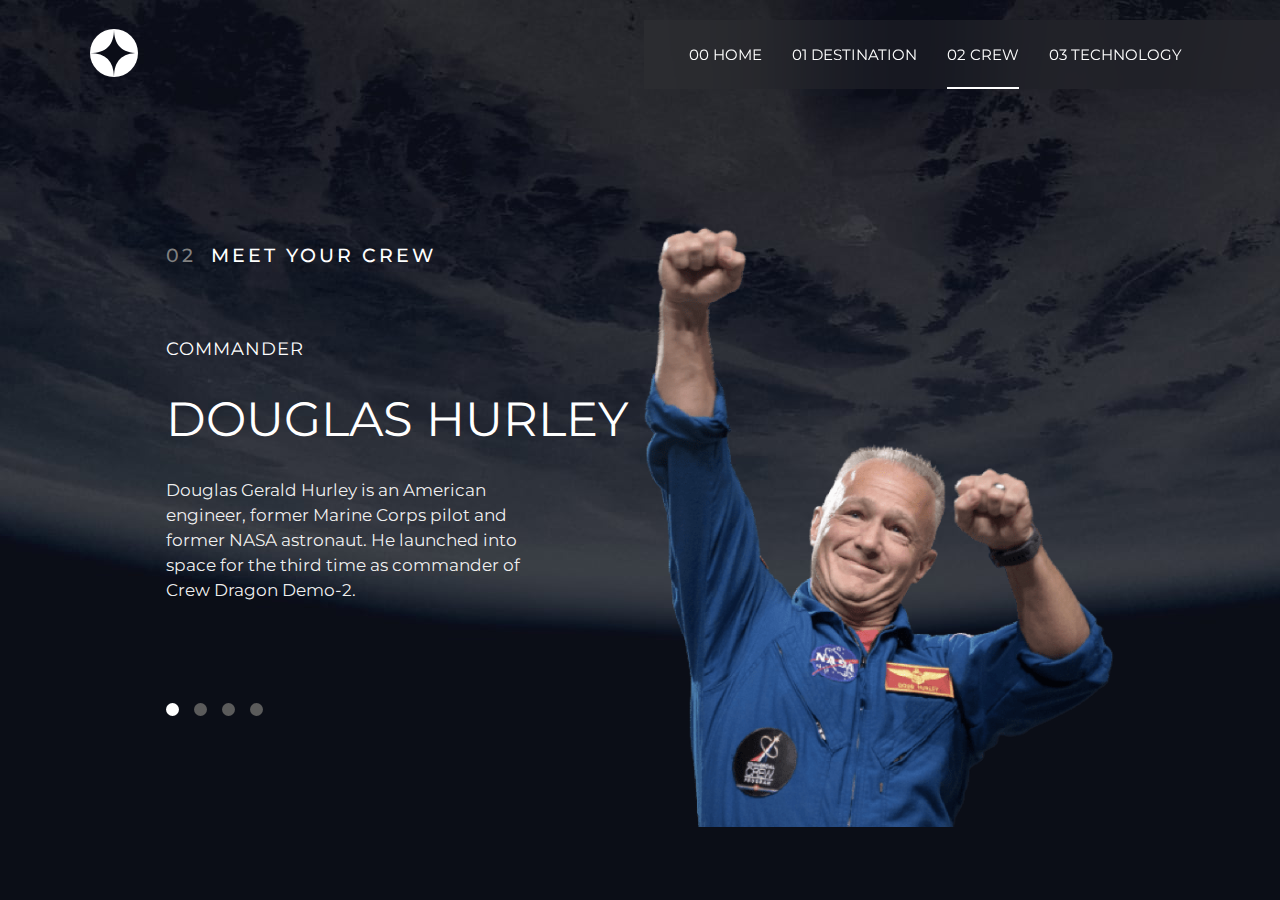
<file: space-tourism-website-main/starter-code/crew.html>
<!DOCTYPE html>
<html lang="en">
  <head>
    <meta charset="UTF-8" />
    <meta name="viewport" content="width=device-width, initial-scale=1.0" />

    <link
      rel="icon"
      type="image/png"
      sizes="32x32"
      href="./assets/favicon-32x32.png"
    />
    <link rel="stylesheet" href="../style.css" />
    <title>SPACE-CREW</title>
    <link rel="preconnect" href="https://fonts.googleapis.com" />
    <link rel="preconnect" href="https://fonts.gstatic.com" crossorigin />
    <link
      href="https://fonts.googleapis.com/css2?family=Montserrat:ital,wght@0,100..900;1,100..900&display=swap"
      rel="stylesheet"
    />
    <link
      rel="stylesheet"
      href="https://cdn.jsdelivr.net/npm/boxicons@latest/css/boxicons.min.css"
    />
  </head>
  <body>
    <div class="wrap-menu">
      <ul>
        <li class="active"><a href="index.html">00 HOME</a></li>
        <li><a href="destination.html">01 DESTINATION</a></li>
        <li><a href="crew.html">02 CREW</a></li>
        <li><a href="technology.html">03 TECHNOLOGY</a></li>
      </ul>
    </div>

    <div class="container crew">
      <!-- ------------------------------NAVBAR------------------------- -->

      <header>
        <div class="logo"><img src="assets/shared/logo.svg" alt="" /></div>
        <nav>
          <ul>
            <li><a href="index.html">00 HOME</a></li>
            <li>
              <a href="destination.html">01 DESTINATION</a>
            </li>
            <li class="active"><a href="crew.html">02 CREW</a></li>
            <li><a href="technology.html">03 TECHNOLOGY</a></li>
          </ul>
        </nav>
        <div onclick="showMenu()" class="menu"><i class="bx bx-menu"></i></div>
      </header>

      <!-- -------------------------CONTENT--------------------------- -->

      <div class="content-crew">
        <h3><span>02</span>MEET YOUR CREW</h3>
        <div class="wrap-content-crew">
          <!-- ----------------------BOX-1---------------------- -->

          <div class="box-1">
            <div class="wrap-checklist mobile">
              <div
                onclick="showPlanet('image-1', 'role-1', 'name-1', 'desc-1')"
                class="active"
              ></div>
              <div
                onclick="showPlanet('image-2', 'role-2', 'name-2', 'desc-2')"
              ></div>
              <div
                onclick="showPlanet('image-3', 'role-3', 'name-3', 'desc-3')"
              ></div>
              <div
                onclick="showPlanet('image-4', 'role-4', 'name-4', 'desc-4')"
              ></div>
            </div>

            <div class="role-crew">
              <h5 id="role-1" class="active">COMMANDER</h5>
              <h5 id="role-2">MISSION SPECIALIST</h5>
              <h5 id="role-3">PILOT</h5>
              <h5 id="role-4">FLIGHT ENGINNER</h5>
            </div>

            <div class="name-crew">
              <h2 id="name-1" class="active">DOUGLAS HURLEY</h2>
              <h2 id="name-2">MARK SHUTTLEWORTH</h2>
              <h2 id="name-3">VICTOR GLOVER</h2>
              <h2 id="name-4">ANOUSHEH ANSARI</h2>
            </div>

            <div class="desc-crew">
              <p id="desc-1" class="active">
                Douglas Gerald Hurley is an American engineer, former Marine
                Corps pilot and former NASA astronaut. He launched into space
                for the third time as commander of Crew Dragon Demo-2.
              </p>
              <p id="desc-2">
                Mark Richard Shuttleworth is the founder and CEO of Canonical,
                the company behind the Linux-based Ubuntu operating system.
                Shuttleworth became the first South African to travel to space
                as a space tourist.
              </p>
              <p id="desc-3">
                Pilot on the first operational flight of the SpaceX Crew Dragon
                to the International Space Station. Glover is a commander in the
                U.S. Navy where he pilots an F/A-18.He was a crew member of
                Expedition 64, and served as a station systems flight engineer.
              </p>
              <p id="desc-4">
                Anousheh Ansari is an Iranian American engineer and co-founder
                of Prodea Systems. Ansari was the fourth self-funded space
                tourist, the first self-funded woman to fly to the ISS, and the
                first Iranian in space.
              </p>
            </div>

            <div class="wrap-checklist">
              <div
                onclick="showPlanet('image-1', 'role-1', 'name-1', 'desc-1')"
                class="active"
              ></div>
              <div
                onclick="showPlanet('image-2', 'role-2', 'name-2', 'desc-2')"
              ></div>
              <div
                onclick="showPlanet('image-3', 'role-3', 'name-3', 'desc-3')"
              ></div>
              <div
                onclick="showPlanet('image-4', 'role-4', 'name-4', 'desc-4')"
              ></div>
            </div>
          </div>

          <!-- ----------------------BOX-2--------------------- -->

          <div class="box-2">
            <div class="wraper-image">
              <img
                id="image-1"
                class="active"
                src="assets/crew/image-douglas-hurley.png"
                alt=""
              />
              <img
                id="image-2"
                src="assets/crew/image-mark-shuttleworth.png"
                alt=""
              />
              <img
                id="image-3"
                src="assets/crew/image-victor-glover.png"
                alt=""
              />
              <img
                id="image-4"
                src="assets/crew/image-anousheh-ansari.png"
                alt=""
              />
            </div>
          </div>
        </div>
      </div>
    </div>

    <script src="../main.js"></script>
    <script>
      let wrapMenu = document.querySelector(".wrap-menu")
      let wrapDest = document.querySelector(".content-crew")

      function showMenu(){
        wrapMenu.classList.toggle("active")
        wrapDest.classList.toggle("down")

        if(window.scrollY > 0){
          wrapDest.classList.remove("down")
        }
      }
  </script>
  </body>
</html>
</file>
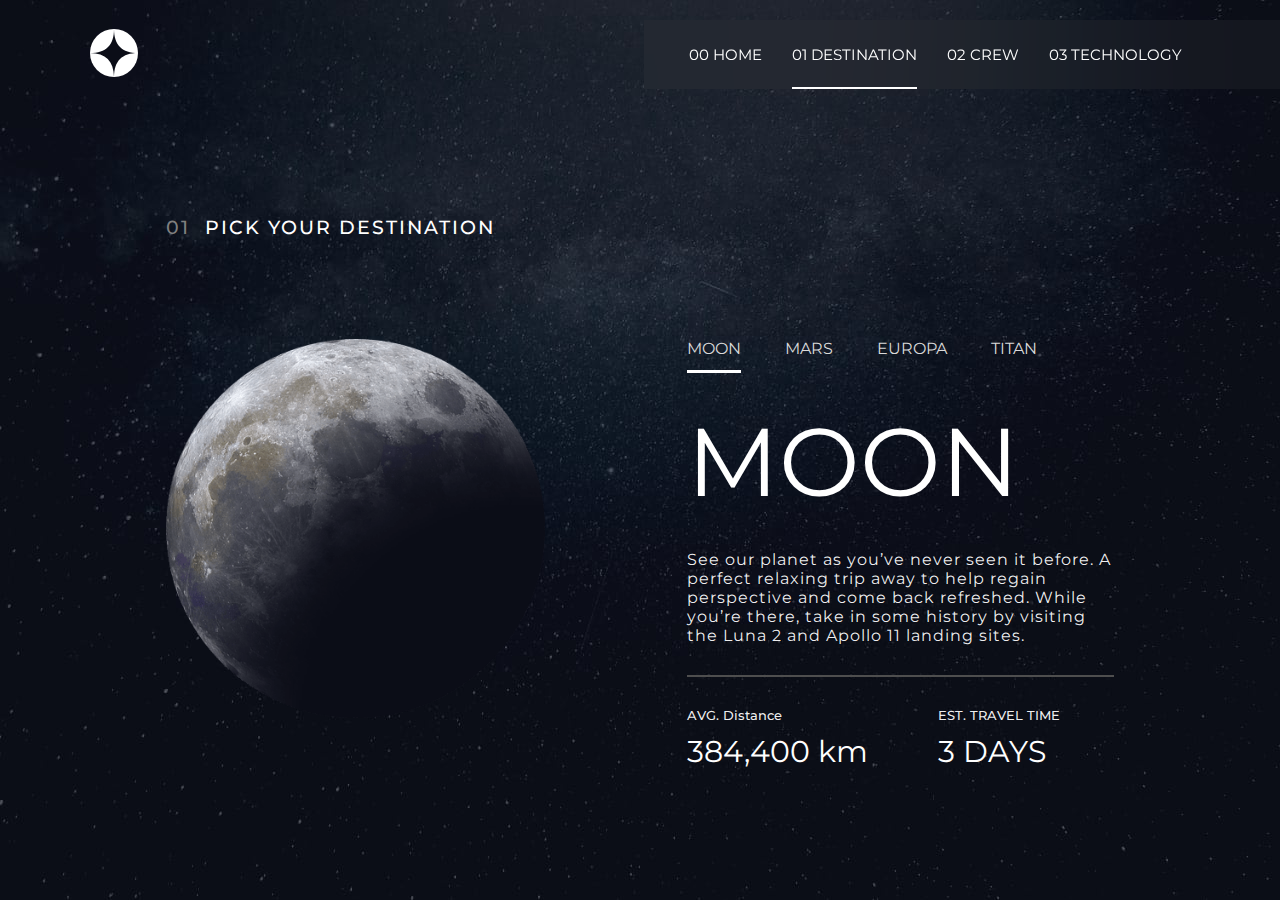
<file: space-tourism-website-main/starter-code/destination.html>
<!DOCTYPE html>
<html lang="en">
  <head>
    <meta charset="UTF-8" />
    <meta name="viewport" content="width=device-width, initial-scale=1.0" />

    <link
      rel="icon"
      type="image/png"
      sizes="32x32"
      href="./assets/favicon-32x32.png"
    />
    <link rel="stylesheet" href="../style.css" />
    <title>SPACE-DESTINATION</title>
    <link rel="preconnect" href="https://fonts.googleapis.com" />
    <link rel="preconnect" href="https://fonts.gstatic.com" crossorigin />
    <link
      href="https://fonts.googleapis.com/css2?family=Montserrat:ital,wght@0,100..900;1,100..900&display=swap"
      rel="stylesheet"
    />
    <link rel="stylesheet"
    href="https://cdn.jsdelivr.net/npm/boxicons@latest/css/boxicons.min.css">
  </head>
  <body>

    <div class="wrap-menu">
      <ul>
        <li class="active"><a href="index.html">00 HOME</a></li>
        <li><a href="destination.html">01 DESTINATION</a></li>
        <li><a href="crew.html">02 CREW</a></li>
        <li><a href="technology.html">03 TECHNOLOGY</a></li>
      </ul>
    </div>

    <div class="container destination">

      <!-- ------------------------------NAVBAR---------------------------- -->

      <header>
        <div class="logo"><img src="assets/shared/logo.svg" alt="" /></div>
        <nav>
          <ul>
            <li><a href="index.html">00 HOME</a></li>
            <li class="active">
              <a href="destination.html">01 DESTINATION</a>
            </li>
            <li><a href="crew.html">02 CREW</a></li>
            <li><a href="technology.html">03 TECHNOLOGY</a></li>
          </ul>
          <div onclick="showMenu()" class="menu"><i class='bx bx-menu'></i></div>
        </nav>
      </header>

      <!-- ----------------------------CONTENT------------------------ -->

      <div class="wraper-destination">
        <h3><span>01</span>PICK YOUR DESTINATION</h3>
        <div class="destination-content">

        <!-- ----------------------BOX-1----------------------- -->

          <div class="box-1">
            <div class="wraper-box-1">
              <img id="moonImage" class="active" src="assets/destination/image-moon.png" alt="" />
              <img id="marsImage" src="assets/destination/image-mars.png" alt="" />
              <img id="europaImage" src="assets/destination/image-europa.png" alt="" />
              <img id="titanImage" src="assets/destination/image-titan.png" alt="" />
            </div>
          </div>

        <!-- ------------------------BOX-2--------------------- -->

          <div class="box-2">
            <ul class="listPlanet">
              <li onclick="showPlanet('moonImage', 'moonHeader', 'aboutMoon', 'moonDesc')" class="active">MOON</li>
              <li onclick="showPlanet('marsImage', 'marsHeader', 'aboutMars', 'marsDesc')">MARS</li>
              <li onclick="showPlanet('europaImage', 'europaHeader', 'aboutEuropa', 'europaDesc')">EUROPA</li>
              <li onclick="showPlanet('titanImage', 'titanHeader', 'aboutTitan', 'titanDesc')">TITAN</li>
            </ul>

            <div class="container-header">
              <h1 id="moonHeader" class="active">MOON</h1>
              <h1 id="marsHeader">MARS</h1>
              <h1 id="europaHeader">EUROPA</h1>
              <h1 id="titanHeader">TITAN</h1>
            </div>

            <div class="container-about">
              <p id="aboutMoon" class="active">
                See our planet as you’ve never seen it before. A perfect relaxing
                trip away to help regain perspective and come back refreshed.
                While you’re there, take in some history by visiting the Luna 2
                and Apollo 11 landing sites.
              </p>
              <p id="aboutMars">
                Don’t forget to pack your hiking boots. You’ll need them to tackle Olympus Mons, the tallest planetary mountain in our solar system. It’s two and a half times the size of Everest!
              </p>
              <p id="aboutEuropa">
                The smallest of the four Galilean moons orbiting Jupiter, Europa is a winter lover’s dream. With an icy surface, it’s perfect for a bit of ice skating, curling, hockey, or simple relaxation in your snug wintery cabin.
              </p>
              <p id="aboutTitan">
                The only moon known to have a dense atmosphere other than Earth, Titan is a home away from home (just a few hundred degrees colder!). As a bonus, you get striking views of the Rings of Saturn.
              </p>
            </div>

            <div class="container-desc">
              <div id="moonDesc" class="desc active">
                  <div>
                      <h6>AVG. Distance</h5>
                      <h5>384,400 km</h5>
                  </div>
                  <div>
                      <h6>EST. TRAVEL TIME</h6>
                      <h5>3 DAYS</h5>
                  </div>
              </div>
              <div id="marsDesc" class="desc">
                  <div>
                      <h6>AVG. Distance</h5>
                      <h5>225 MIL. KM</h5>
                  </div>
                  <div>
                      <h6>EST. TRAVEL TIME</h6>
                      <h5>9 MONTHS</h5>
                  </div>
              </div>
              <div id="europaDesc" class="desc">
                  <div>
                      <h6>AVG. Distance</h5>
                      <h5>628 mil. km</h5>
                  </div>
                  <div>
                      <h6>EST. TRAVEL TIME</h6>
                      <h5>3 YEARS</h5>
                  </div>
              </div>
              <div id="titanDesc" class="desc">
                  <div>
                      <h6>AVG. Distance</h5>
                      <h5>1.6 bil. km</h5>
                  </div>
                  <div>
                      <h6>EST. TRAVEL TIME</h6>
                      <h5>7 YEARS</h5>
                  </div>
              </div>
            </div>

          </div>


        </div>
      </div>
    </div>


    <script src="../main.js"></script>
    <script>
        let wrapMenu = document.querySelector(".wrap-menu")
        let wrapDest = document.querySelector(".wraper-destination")

        function showMenu(){
          wrapMenu.classList.toggle("active")
          wrapDest.classList.toggle("down")

          if(window.scrollY > 0){
            wrapDest.classList.remove("down")
          }
        }
    </script>
  </body>
</html>
</file>
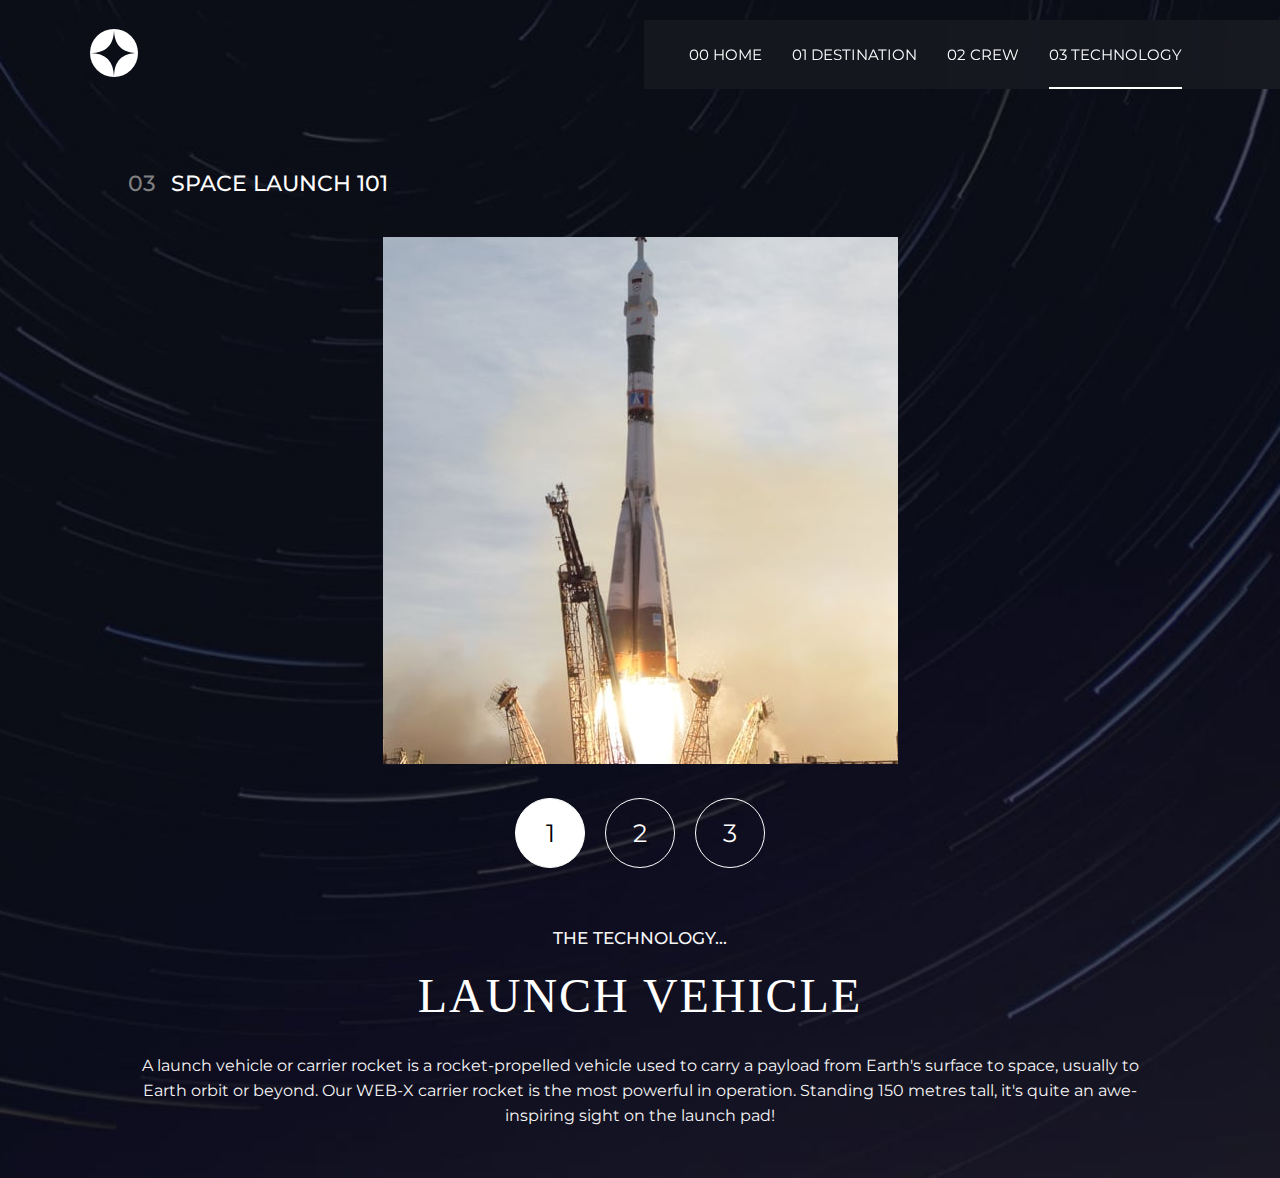
<file: space-tourism-website-main/starter-code/technology.html>
<!DOCTYPE html>
<html lang="en">
  <head>
    <meta charset="UTF-8" />
    <meta name="viewport" content="width=device-width, initial-scale=1.0" />

    <link
      rel="icon"
      type="image/png"
      sizes="32x32"
      href="./assets/favicon-32x32.png"
    />
    <link rel="stylesheet" href="../style.css" />
    <title>SPACE-TECHNOLOGY</title>
    <link rel="preconnect" href="https://fonts.googleapis.com" />
    <link rel="preconnect" href="https://fonts.gstatic.com" crossorigin />
    <link
      href="https://fonts.googleapis.com/css2?family=Montserrat:ital,wght@0,100..900;1,100..900&display=swap"
      rel="stylesheet"
    />
    <link
      rel="stylesheet"
      href="https://cdn.jsdelivr.net/npm/boxicons@latest/css/boxicons.min.css"
    />
  </head>
  <body>
    <div class="wrap-menu">
      <ul>
        <li class="active"><a href="index.html">00 HOME</a></li>
        <li><a href="destination.html">01 DESTINATION</a></li>
        <li><a href="crew.html">02 CREW</a></li>
        <li><a href="technology.html">03 TECHNOLOGY</a></li>
      </ul>
    </div>

    <div class="container tech">
      <!-- ------------------------------NAVBAR---------------------------- -->

      <header>
        <div class="logo"><img src="assets/shared/logo.svg" alt="" /></div>
        <nav>
          <ul>
            <li><a href="index.html">00 HOME</a></li>
            <li>
              <a href="destination.html">01 DESTINATION</a>
            </li>
            <li><a href="crew.html">02 CREW</a></li>
            <li class="active"><a href="technology.html">03 TECHNOLOGY</a></li>
          </ul>
          <div onclick="showMenu()" class="menu">
            <i class="bx bx-menu"></i>
          </div>
        </nav>
      </header>

      <section class="content-tech">
        <h3><span>03</span>SPACE LAUNCH 101</h3>
        <div class="wraper-tech">
          <!-- --------------------------BOX-1----------------------------- -->

          <div class="box-1">
            <div class="row">
              <div class="wrap-handler">
                <div
                  id="remote-1"
                  onclick="showPlanet('headerTech-1', 'paragraphTech-1', 'imageTech-1', 'remote-1')"
                  class="handler active"
                >
                  <p>1</p>
                </div>
                <div
                  id="remote-2"
                  onclick="showPlanet('headerTech-2', 'paragraphTech-2', 'imageTech-2', 'remote-2')"
                  class="handler"
                >
                  <p>2</p>
                </div>
                <div
                  id="remote-3"
                  onclick="showPlanet('headerTech-3', 'paragraphTech-3', 'imageTech-3', 'remote-3')"
                  class="handler"
                >
                  <p>3</p>
                </div>
              </div>
            </div>

            <div class="row">
              <h5>THE TECHNOLOGY...</h5>

              <div class="wrap-header">
                <h1 id="headerTech-1" class="active">LAUNCH VEHICLE</h1>
                <h1 id="headerTech-2">SPACEPORT</h1>
                <h1 id="headerTech-3">SPACE CAPSULE</h1>
              </div>

              <div class="wrap-paragraph">
                <p id="paragraphTech-1" class="active">
                  A launch vehicle or carrier rocket is a rocket-propelled
                  vehicle used to carry a payload from Earth's surface to space,
                  usually to Earth orbit or beyond. Our WEB-X carrier rocket is
                  the most powerful in operation. Standing 150 metres tall, it's
                  quite an awe-inspiring sight on the launch pad!
                </p>
                <p id="paragraphTech-2">
                  A spaceport or cosmodrome is a site for launching (or
                  receiving) spacecraft, by analogy to the seaport for ships or
                  airport for aircraft. Based in the famous Cape Canaveral, our
                  spaceport is ideally situated to take advantage of the Earth’s
                  rotation for launch.
                </p>
                <p id="paragraphTech-3">
                  A space capsule is an often-crewed spacecraft that uses a
                  blunt-body reentry capsule to reenter the Earth's atmosphere
                  without wings. Our capsule is where you'll spend your time
                  during the flight. It includes a space gym, cinema, and plenty
                  of other activities to keep you entertained.
                </p>
              </div>
            </div>
          </div>

          <!-- ------------------------BOX-2---------------------------- -->

          <div class="box-2">
            <div class="wrap-image">
              <img
                id="imageTech-1"
                class="active"
                src="assets/technology/image-launch-vehicle-portrait.jpg"
                alt=""
              />
              <img
                id="imageTech-2"
                src="assets/technology/image-spaceport-portrait.jpg"
                alt=""
              />
              <img
                id="imageTech-3"
                src="assets/technology/image-space-capsule-portrait.jpg"
                alt=""
              />
            </div>
          </div>
        </div>
      </section>
    </div>

    <script src="../main.js"></script>
    <script>
      let wrapMenu = document.querySelector(".wrap-menu");
      let wrapDest = document.querySelector(".content-tech");

      function showMenu() {
        wrapMenu.classList.toggle("active");
        wrapDest.classList.toggle("down");

        if (window.scrollY > 0) {
          wrapDest.classList.remove("down");
        }
      }
    </script>
  </body>
</html>
</file>
<file: space-tourism-website-main/style.css>
*{
    margin: 0;
    padding: 0;
    box-sizing: border-box;
    font-family: "Montserrat", sans-serif;
}

html{
    scroll-behavior: smooth;
}

.container{
    width: 100%;
    background-position: center;
    background-size: cover;
    min-height: 100vh;
}

.landing-page{
    width: 100%;
    min-height: 100vh;
    background-image: url(starter-code/assets/home/background-home-desktop.jpg);
    background-position: center;
    background-size: cover;
    color: white;
    display: flex;
    align-items: center;
    padding: 0 15%;
}

header{
    width: 100%;
    position: fixed;
    top: 0;
    left: 0;
    display: flex;
    align-items: center;
    padding: 20px 0 20px 7%;
    justify-content: space-between;
    z-index: 999999999999999999999999;
}

header nav{
    display: flex;
    align-items: center;
    position: relative;
    padding: 25px 7% 0 30px;
    background-color: rgba(59, 59, 59, 0.195);
    backdrop-filter: blur(50px);
}
 header nav ul {
    display: flex;
    align-items: center;
}
 header nav ul li{
    margin: 0 15px;
    list-style: none;
    cursor: pointer;
    padding-bottom: 25px;
    position: relative;
}
 header nav ul li a{
    text-decoration: none;
    color: white;
    font-size: 15px;
}
 header nav ul li::after{
    content: "";
    background-color: white;
    width: 0;
    height: 2px;
    position: absolute;
    bottom: 0;
    left: 0;
    transition: all .5s ease;
}
 header nav ul li.active::after{
    width: 100%;
}
.landing-page .text-box{
    width: 40%;
    text-align: left;
}
.landing-page .text-box button{
    width: 170px;
    height: 170px;
    border-radius: 50%;
    border: none;
    outline: none;
    font-size: 1.4em;
    font-weight: 500;
    position: absolute;
    right: 20%;
    bottom: 230px;
    animation: fade 2.5s infinite;
    cursor: pointer;
}

@keyframes fade {
    0%{
        opacity: 1;
    }50%{
        opacity: .5;
    }100%{
        opacity: 1;
    }
}

.landing-page .text-box p{
    font-size: 15px;
    letter-spacing: 3px;
    color: rgb(237, 237, 237);
}
.landing-page .text-box p span{
    font-size: 6.5em;
    color: white;
}

/* ---------------------------------DESTINATION----------------------------- */

.container.destination{
    background-image: url(starter-code/assets/destination/background-destination-desktop.jpg);
    color: white;
    padding: 0 13% 5%;
    display: flex;
    align-items: center;
    justify-content: center;
}

.container.destination h3{
    letter-spacing: 2px;
    font-weight: 500;
    margin: 150px 0 100px;
}

.container.destination h3 span{
    margin-right: 15px;
    color: gray;
}
.destination-content{
    width: 100%;
    display: flex;
    justify-content: space-between;
}
.destination-content .box-1{
    flex-basis: 40%;
}
.destination-content .box-1 .wraper-box-1{
    width: 100%;
    display: flex;
    align-items: center;
    gap: 50px;
    position: relative;
}
.destination-content .box-1 .wraper-box-1 img{
    width: 100%;
    transform: translateX(-200px) scale(0);
    transition: all 1s ease;
    position: absolute;
    left: 0;
}
.destination-content .box-1 .wraper-box-1 img.active{
    transform: translateX(0) scale(1);
    position: relative;
    z-index: 99;
}
.destination-content .box-2{
    flex-basis: 45%;
}

.destination-content .box-2 .listPlanet li{
    display: inline-block;
    margin: 0 20px;
    list-style: none;
    color: rgb(218, 218, 218);
    padding-bottom: 15px;
    position: relative;
    transition: all .5s ease;
}
.destination-content .box-2 .listPlanet li::after{
    content: "";
    width: 0;
    height: 3px;
    background-color: white;
    position: absolute;
    bottom: 0;
    left: 0;
    transition: all .5s ease;
}
.destination-content .box-2 .listPlanet li.active::after{
    width: 100%;
}
.destination-content .box-2 .listPlanet li:hover{
    cursor: pointer;
    color: white;
}
.destination-content .box-2 .listPlanet li:first-child{
    margin-left: 0;
}

.box-2 .container-header, .box-2 .container-desc, .box-2 .container-about{
    position: relative;
}
.destination-content .box-2 h1{
    margin: 30px 0;
    font-size: 6em;
    font-weight: 400;
    color: rgba(0, 0, 0, 0);
    opacity: 0;
    position: absolute;
    left: 0;
    top: -30px;
    transition: all 1s ease;
}
.destination-content .box-2 h1.active{
    opacity: 1;
    position: relative;
    color: white;
    top: 0;
    z-index: 99;
}

.destination-content .box-2 p{
    margin-bottom: 30px;
    letter-spacing: 1px;
    opacity: 0;
    color: black;
    transition: 1s ease;
    position: absolute;
    top: 0;
}
.destination-content .box-2 p.active{
    opacity: 1;
    color: rgba(245, 245, 245, 0.977);
    position: relative;
}

.destination-content .box-2 .desc{
    padding-top: 30px;
    border-top: 2px solid rgb(78, 78, 78);
    align-items: center;
    gap: 70px;
    opacity: 0;
    display: flex;
    position: absolute;
    color: black;
    top: 0;
    left: 0;
    transition: all .5s ease;
}
.destination-content .box-2 .desc.active{
    opacity: 1;
    position: relative;
    color: white;
}
.destination-content .box-2 .desc h6{
    font-size: 13px;
    margin-bottom: 10px;
    font-weight: 500;
    color: rgba(245, 245, 245, 0.968);
}
.destination-content .box-2 .desc h5{
    font-size: 30px;
    font-weight: 400;
}

/* --------------------------------CREW STYLE---------------------------- */

.container.crew{
    background-image: url(starter-code/assets/crew/background-crew-desktop.jpg);
    display: flex;
    align-items: center;
    justify-content: center;
    padding: 0 13%;
    color: white;
}
.container.crew h3{
    margin: 50px 0 0;
    font-weight: 500;
    letter-spacing: 3px;
    position: relative;
    bottom: -120px;
}
.container.crew h3 span{
    margin-right: 15px;
    color: gray;
}
.wrap-content-crew{
    width: 100%;
    display: flex;
    align-items: center;
    justify-content: space-between;
    margin-top: 80px;
}
.wrap-content-crew .box-1{
    flex-basis: 55%;
}

.wrap-content-crew .box-1 .role-crew{
    position: relative;
}

.wrap-content-crew .box-1 .role-crew h5{
    font-size: 18px;
    font-weight: 400;
    letter-spacing: 1px;
    opacity: 0;
    position: absolute;
    top: 0;
    transition: all 1s ease;
}
.wrap-content-crew .box-1 .role-crew h5.active{
    opacity: 1;
    position: relative;
}

.wrap-content-crew .box-1 .name-crew{
    position: relative;
}
.wrap-content-crew .box-1 .name-crew h2{
    font-size: 3em;
    margin: 30px 0;
    font-weight: 400;
    opacity: 0;
    top: 0;
    position: absolute;
    transition: all 1s ease;
}
.wrap-content-crew .box-1 .name-crew h2.active{
    position: relative;
    opacity: 1;
}

.wrap-content-crew .box-1 .desc-crew{
    width: 75%;
    position: relative;
}

.wrap-content-crew .box-1 .desc-crew p{
    font-size: 17px;
    line-height: 25px;
    color: rgba(245, 245, 245, 0.968);
    position: absolute;
    top: 0;
    opacity: 0;
    transition: all 1s ease;
}
.wrap-content-crew .box-1 .desc-crew p.active{
    position: relative;
    opacity: 1;
}

.wrap-content-crew .box-1 .wrap-checklist{
    display: flex;
    align-items: center;
    gap: 15px;
    margin-top: 100px;
}
.wrap-content-crew .box-1 .wrap-checklist div{
    width: 13px;
    height: 13px;
    border-radius: 50%;
    background-color: rgb(91, 91, 91);
    cursor: pointer;
}
.wrap-content-crew .box-1 .wrap-checklist div.active{
    background-color: white;
}

.wrap-content-crew .box-2{
    height: 600px;
    overflow: hidden;
}

.wrap-content-crew .box-2 .wraper-image{
    position: relative;
    width: 100%;
}
.wrap-content-crew .box-2 .wraper-image img{
    width: 100%;
    position: absolute;
    transform: translateX(100px) scale(0);
    transition: all 1s ease;
}
.wrap-content-crew .box-2 .wraper-image img.active{
    position: relative;
    transform: translateX(0) scale(1);
}

/* --------------------------------TECH STYLE----------------------------- */

.container.tech{
    background-image: url(starter-code/assets/technology/background-technology-desktop.jpg);
    color: white;
    display: flex;
    align-items: center;
    justify-content: center;
    padding: 0 0 0 10%;
}
.wraper-tech{
    width: 100%;
    margin-top: 60px;
    display: flex;
    align-items: center;
    justify-content: space-between;
}
.container.tech h3{
    font-weight: 500;
    font-size: 22px;
    position: relative;
    bottom: -120px;
}
.container.tech h3 span{
    color: gray;
    margin-right: 15px;
}
.wraper-tech .box-1{
    flex-basis: 45%;
    display: flex;
    align-items: center;
}
.wraper-tech .box-1 .wrap-paragraph{
    width: 90%;
    line-height: 25px;
    position: relative;
}
.wraper-tech .box-1 .wrap-paragraph p{
    color: rgb(245, 245, 245);
    position: absolute;
    top: 0;
    left: 0;
    opacity: 0;
    transition: all .5s ease;
}
.wraper-tech .box-1 .wrap-paragraph p.active{
    position: relative;
    opacity: 1;
}
.wraper-tech .box-1 .row .wrap-handler{
    margin-right: 50px;
}
.wraper-tech .box-1 .row .wrap-handler div{
    width: 80px;
    height: 80px;
    border: 1px solid white;
    border-radius: 50%;
    margin: 20px 0;
    display: flex;
    align-items: center;
    justify-content: center;
    font-size: 25px;
    cursor: pointer;
    transition: all .4s ease;
}
.wraper-tech .box-1 .row .wrap-handler div:hover{
    background-color: gray;
    color: black;
}
.wraper-tech .box-1 .row .wrap-handler div.active{
    background-color: white;
    color: black;
}
.wraper-tech .box-1 .row h5{
    font-weight: 500;
    color: rgb(245, 245, 245);
    font-size: 17px;
}
.wraper-tech .box-1 .wrap-header{
    width: 100%;
    position: relative;
}
.wraper-tech .box-1 .row h1{
    font-weight: 500;
    font-size: 3em;
    font-family: 'Times New Roman', Times, serif;
    letter-spacing: 2px;
    margin: 20px 0 30px;
    position: absolute;
    top: -30px;
    left: 0;
    opacity: 0;
    transition: all .5s ease;
}
.wraper-tech .box-1 .row h1.active{
    position: relative;
    top: 0;
    opacity: 1;
}
.wraper-tech .box-2{
    flex-basis: 50%;
}
.wraper-tech .box-2 .wrap-image{
    width: 100%;
    position: relative;
}
.wraper-tech .box-2 .wrap-image.mobile{
    display: none;
}
.wraper-tech .box-2 .wrap-image img{
    position: absolute;
    top: 0;
    left: 0;
    transform: translateX(200px) scale(0);
    transition: all 1s ease;
}
.wraper-tech .box-2 .wrap-image img.active{
    position: relative;
    transform: translateX(0) scale(1);
    z-index: 99;
}

.wrap-menu{
    display: none;
}
.menu{
    display: none;
}
.wrap-content-crew .box-1 .wrap-checklist.mobile{
    display: none;
}

/* ------------------------------RESPONOSIVE HANDLE-------------------------- */

@media (max-width: 1300px){
    .container.tech{
        padding: 0 10% 0 10%;
    }
    .wraper-tech{
        flex-direction: column-reverse;
        margin-top: 80px;
    }
    section h3{
        margin: 50px 0 160px;
    }
    .wraper-tech .box-1{
        justify-content: center;
        flex-direction: column;
    }
    .wraper-tech .box-1 .row{
        text-align: center;
    }
    .wraper-tech{
        padding-bottom: 50px;
    }
    .wraper-tech .box-1 .row .wrap-handler{
        margin: 10px 0 40px;
        display: flex;
        align-items: center;
        justify-content: center;
        gap: 20px;
    }
    .wraper-tech .box-1 .row .wrap-handler div{
        width: 70px;
        height: 70px;
    }
    .wraper-tech .box-1 .wrap-paragraph{
        width: 100%;
    }
}

@media(max-width: 1130px){
    .destination-content{
        flex-direction: column;
    }
    .destination-content .box-1 .wraper-box-1{
        width: 70%;
        margin: 0 auto 60px;

    }
    .destination-content .box-1 .wraper-box-1 img{
        width: 100%;
        text-align: center;
    }
    .destination-content .box-1 .wraper-box-1 img.active{
        margin: 0 auto;
    }
    .destination-content .box-2{
        text-align: center;
    }
    .destination-content .box-2 .desc{
        justify-content: center;
    }
    .destination-content .box-2 .desc.active{
        opacity: 1;
        position: relative;
        color: white;
    }
    .destination-content .box-2 .desc h6{
        font-size: 13px;
        margin-bottom: 10px;
        font-weight: 500;
        color: rgba(245, 245, 245, 0.968);
    }
    .destination-content .box-2 .desc h5{
        font-size: 30px;
        font-weight: 400;
    }

    .destination-content .box-2 .listPlanet li:first-child{
        margin-left: 20px;
    }

    .container.crew{
        min-height: 100vh;
        padding-bottom: 70px;
        overflow: hidden;
    }
    .wrap-content-crew .box-1{
        text-align: center;
    }
    .wrap-content-crew .box-1 .wrap-checklist{
        display: none;
    }
    .wrap-content-crew{
        flex-direction: column-reverse;
    }
    .container.crew h3{
        margin: 200px 0 0;
        font-weight: 500;
        letter-spacing: 3px;
        position: relative;
        bottom: 0;
    }
    .wrap-content-crew .box-1 .wrap-checklist.mobile{
        width: 100%;
        align-items: center;
        justify-content: center;
        display: flex;
        margin-bottom: 50px;
    }

    .wrap-content-crew .box-2 .wraper-image{
        width: 100%;
        margin: auto;
    }
    .wrap-content-crew .box-1 .desc-crew{
        width: 100%;
    }
}

@media (max-width: 1000px){
    .landing-page{
        height: 130vh;
        padding: 100px 15% 150px;
        background-image: url(starter-code/assets/home/background-home-tablet.jpg);
    }
    .landing-page .text-box{
        margin-top: 20px;
        width: 100%;
        text-align: center;
    }
    .landing-page .text-box button{
        position: relative;
        left: 0;
        bottom: -100px;
    }
}

@media (max-width: 800px){
    .wrap-content-crew .box-2{
        height: auto;
    }
    .wrap-content-crew .box-1 .name-crew h2{
        font-size: 2.5em;
    }.wrap-content-crew .box-1 .desc-crew p{
        font-size: 15px;
    }

}

@media(max-width: 750px){
    .container{
        position: relative;
        min-height: 100vh;
    }
    header{
        padding: 20px 10%;
    }
    .logo img{
        width: 45px;
    }
    header nav ul{
        display: none;
    }
    header nav{
        padding: 0;
        background-color: transparent;
        backdrop-filter: blur(0);
        color: white;
    }
    .menu{
        width: 40px;
        height: 40px;
        background-color: white;
        color: black;
        display: flex;
        align-items: center;
        justify-content: center;
        border-radius: 50%;
        cursor: pointer;
    }
    .menu i{
        font-size: 20px;
    }
    .landing-page{
        min-height: 125vh;
    }
    .landing-page .text-box{
        margin-top: 0;
        transition: all .5s ease;
    }
    .landing-page .text-box.down{
        margin-top: 230px;
    }
    .landing-page .text-box button{
        bottom: -60px;
    }
    .wrap-menu{
        width: 200px;
        height: 0;
        padding: 0 10px;
        position: fixed;
        display: block;
        z-index: 999999;
        background: rgb(15, 15, 15);
        border-radius: 10px;
        top: 65px;
        right: 90px;
        text-align: right;
        overflow: hidden;
        transition: all .5s ease;
    }
    .wrap-menu.active{
        height: 185px;
        padding: 10px;
    }
    .wrap-menu ul li{
        width: 100%;
        list-style: none;
        margin-top: 5px;
        padding: 8px 10px;
        border-radius: 10px;
    }
    .wrap-menu ul li:hover{
        background-color: rgb(49, 49, 49);
    }
    .wrap-menu ul li:last-child{
        margin-bottom: 5px;
    }
    .wrap-menu ul li a{
        text-decoration: none;
        color: white;
    }
    .wraper-destination{
        margin-top: 0;
        transition: all .5s ease;
    }
    .wraper-destination.down{
        margin-top: 130px;
    }
    .content-crew{
        transition: all .5s ease;
    }
    .content-crew.down{
        margin-top: 110px;
    }
    .content-tech{
        transition: all .5s ease;
    }
    .content-tech.down{
        margin-top: 100px;
    }
}

@media (max-width: 600px){
    .wrap-menu{
        right: 40px;
    }
    .landing-page .text-box.down{
        margin-top: 80px;
    }
    .landing-page .text-box p{
        font-size: 12px;
    }
    .landing-page .text-box button{
        width: 140px;
        height: 140px;
    }
    .logo img{
        width: 45px;
    }

    .container.destination{
        min-height: 100vh;
        overflow: hidden;
        padding: 0 10% 5%;
    }
    .destination-content .box-2 .desc{
        gap: 20px;
    }
    .destination-content .box-2 p{
        font-size: 14px;
    }
    .destination-content .box-2 .desc h6{
        font-size: 13px;
        margin-bottom: 10px;
        font-weight: 500;
        color: rgba(245, 245, 245, 0.968);
    }
    .destination-content .box-2 .desc h5{
        font-size: 25px;
        font-weight: 400;
    }

    .container.tech{
        padding: 0 5% 0 5%;
        overflow: hidden;
    }
    .wraper-tech .box-2 .wrap-image img{
        width: 100%;
    }
    .wraper-tech .box-1 .row .wrap-handler div{
        width: 50px;
        height: 50px;
    }
    .wraper-tech .box-1 .row h1{
        font-size: 2.5em;
    }
    .wraper-tech .box-1 .row p{
        font-size: 15px;
    }
}

@media (max-width: 500px){
    .landing-page{
        padding: 0 10%;   
    }
    .destination-content .box-2{
        width: 100%;
    }
    .destination-content .box-2 .listPlanet{
        display: flex;
        align-items: center;
        justify-content: center;
        gap: 20px;
    }
    .destination-content .box-2 .listPlanet li{
        margin: 0;
    }
    .destination-content .box-2 .listPlanet li:first-child{
        margin-left: 0;
    }
    .destination-content .box-2 h1{
        font-size: 5em;
    }
    .wraper-destination h3{
        font-size: 17px;
    }

    .wrap-content-crew .box-1 .name-crew h2{
        font-size: 2em;
    }

    .container.crew{
        padding: 0 5% 70px;
    }
    .wrap-content-crew .box-2 .wraper-image{
        width: 80%;
    }
    .wraper-tech .box-1 .row h1{
        font-size: 2em;
    }
    .wraper-tech .box-1 .row p{
        font-size: 13px;
    }
}

@media (max-width: 400px){
    .destination-content .box-2 h1{
        font-size: 4.5em;
    }
    .wraper-destination h3{
        font-size: 16px;
    }
    .wrap-content-crew .box-1 .name-crew h2{
        font-size: 1.7em;
    }
    .wrap-content-crew .box-1 .role-crew h5{
        font-size: 16px;
    }
    .wrap-content-crew .box-1 .desc-crew p{
        font-size: 13px;
    }
}
</file>
